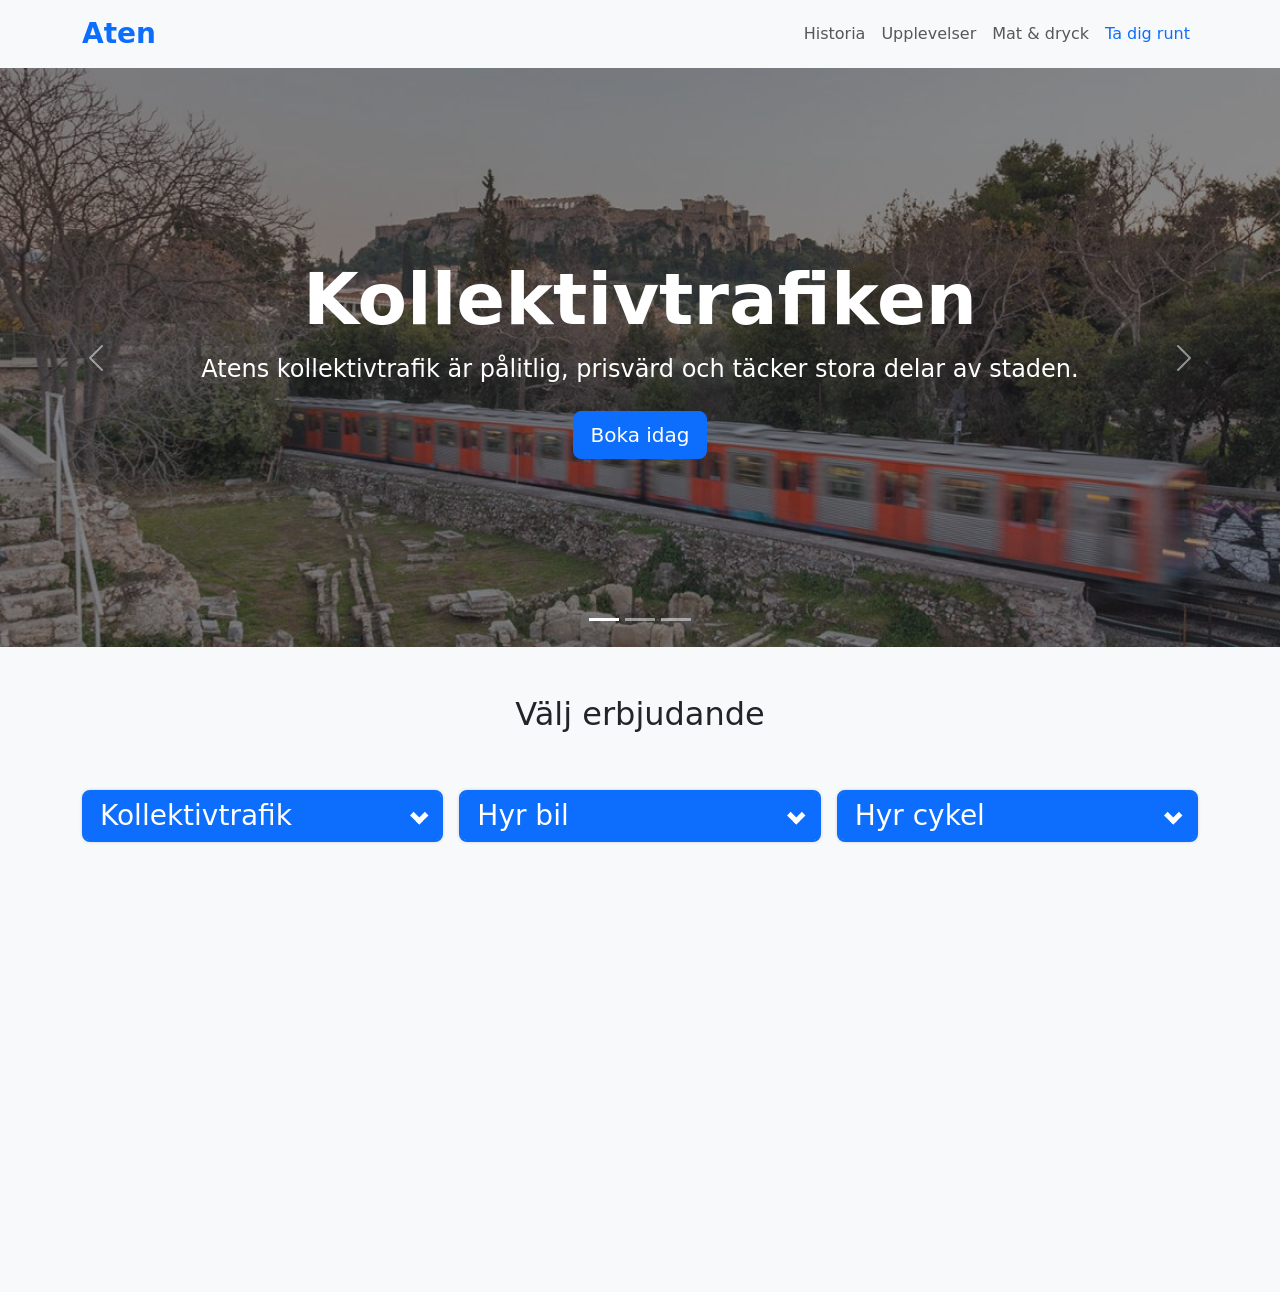
<file: Viktor/viktor.html>
<!DOCTYPE html>
<html lang="en">
<head>
    <meta charset="UTF-8">
    <meta name="viewport" content="width=device-width, initial-scale=1.0">
    <link href="https://cdn.jsdelivr.net/npm/bootstrap@5.3.3/dist/css/bootstrap.min.css" rel="stylesheet">
    <link href="css/travel.css" rel="stylesheet">
    <title>Aten - Ta dig runt</title>
</head>
<body>
    <header>
        <nav class="navbar navbar-expand-sm">
            <div class="container-xl">
                <a class="navbar-brand fs-3 fw-semibold text-primary" href="../index.html">Aten</a>
                <button class="navbar-toggler" type="button" data-bs-toggle="collapse" data-bs-target="#navbarNav" aria-controls="navbarNav" aria-expanded="false" aria-label="Toggle navigation">
                    <span class="navbar-toggler-icon"></span>
                </button>
                <div class="collapse navbar-collapse" id="navbarNav">
                    <div class="navbar-nav ms-auto">
                        <a class="nav-link" href="../Daniel/historia.html">Historia</a>
                        <a class="nav-link" href="../Alexander/index.html">Upplevelser</a>
                        <a class="nav-link" href="#">Mat & dryck</a>
                        <a class="nav-link text-primary" href="#">Ta dig runt</a>
                    </div>
                </div>
            </div>
        </nav>
    </header>

    <main>
        <section>
            <div id="carouselTravel" class="carousel slide" data-bs-ride="carousel">
                <div class="carousel-indicators">
                    <button type="button" data-bs-target="#carouselTravel" data-bs-slide-to="0" class="active" aria-current="true" aria-label="Slide 1"></button>
                    <button type="button" data-bs-target="#carouselTravel" data-bs-slide-to="1" aria-label="Slide 2"></button>
                    <button type="button" data-bs-target="#carouselTravel" data-bs-slide-to="2" aria-label="Slide 3"></button>
                </div>
                <div class="carousel-inner">
                    <div class="carousel-item active" data-bs-interval="10000">
                        <img src="images/MCH-GettingAround-PublicTransport.jpg" style="min-height: 500px; max-height: 700px;" class="d-block w-100 object-fit-cover" alt="...1">
                        <div class="position-absolute top-0 start-0 w-100 h-100 bg-dark bg-opacity-50 d-flex align-items-center text-white">
                            <div class="container text-center">
                                <h1 class="display-2 fw-bold">Kollektivtrafiken</h1>
                                <p class="fs-4 mb-4 px-5">Atens kollektivtrafik är pålitlig, prisvärd och täcker stora delar av staden.</p>
                                <a class="btn btn-primary btn-lg" href="#offerSection">Boka idag</a>
                            </div>
                        </div>
                    </div>
                    <div class="carousel-item" data-bs-interval="10000">
                        <img src="images/TGR-GettingAround-CarRental.jpg" style="min-height: 500px; max-height: 700px;" class="d-block w-100 object-fit-cover" alt="...2">
                        <div class="position-absolute top-0 start-0 w-100 h-100 bg-dark bg-opacity-50 d-flex align-items-center text-white">
                            <div class="container text-center">
                                <h1 class="display-2 fw-bold">Hyr en bil</h1>
                                <p class="fs-4 mb-4 px-5">Utforska Aten och närområdet på dina villkor med en bil.</p>
                                <a class="btn btn-primary btn-lg" href="#offerSection">Boka idag</a>
                            </div>
                        </div>
                    </div>
                    <div class="carousel-item" data-bs-interval="10000">
                        <img src="images/TGR-GettingAround-Cycling.jpg" style="min-height: 500px; max-height: 700px;" class="d-block w-100 object-fit-cover" alt="...3">
                        <div class="position-absolute top-0 start-0 w-100 h-100 bg-dark bg-opacity-50 d-flex align-items-center text-white">
                            <div class="container text-center">
                                <h1 class="display-2 fw-bold">Hyr en cykel</h1>
                                <p class="fs-4 mb-4 px-5">Upplev Aten med friheten av en cykel.</p>
                                <a class="btn btn-primary btn-lg" href="#offerSection">Boka idag</a>
                            </div>
                        </div>
                    </div>
                </div>
                <button class="carousel-control-prev" type="button" data-bs-target="#carouselTravel" data-bs-slide="prev">
                    <span class="carousel-control-prev-icon" aria-hidden="true"></span>
                    <span class="visually-hidden">Previous</span>
                </button>
                <button class="carousel-control-next" type="button" data-bs-target="#carouselTravel" data-bs-slide="next">
                    <span class="carousel-control-next-icon" aria-hidden="true"></span>
                    <span class="visually-hidden">Next</span>
                </button>
            </div>
        </section>

        <section id="offerSection">
            <h2 class="text-center py-5">Välj erbjudande</h2>
            <div class="container offerGrid">
           <!-- <article class="offerItem">
                    <input type="checkbox" name="offerAccordion" class="offerInput" id="offerA">
                    <label for="offerA" class="offerTitle">
                        <h3>Kollektivtrafik</h3>
                    </label>
                    <div class="offerInfo">
                        <p class="offerDesc">The Athens public transport system is affordable, reliable and covers most of the city and suburbs. You can use all means of public transport using the same ticket/card!</p>
                        <p class="offerPrice">Pris: 100 kr/dag</p>
                        <button class="btn btn-primary">Boka ditt dagskort här!</button>
                    </div>
                </article> -->
            </div>

        </section>

        <section class="container" id="formSection">
            
            <h3 class="formTitle text-center"></h3>

            <form class="formGrid mx-auto" novalidate>

                <div class="formItem" id="fname">
                    <label for="firstName">Förnamn</label>
                    <input type="text" id="firstName" required>
                    <p class="invalidText"></p>
                </div>

                <div class="formItem" id="lname">
                    <label for="lastName">Efternamn</label>
                    <input type="text" id="lastName" required>
                    <p class="invalidText"></p>
                </div>

                <div class="formItem" id="mail">
                    <label for="email">E-post</label>
                    <input type="email" id="email" required>
                    <p class="invalidText"></p>
                </div>

                <div class="formItem" id="days">
                    <label for="numberOfDays">Antal dagar (1-5)</label>
                    <input type="text" id="numberOfDays" required>
                    <p class="invalidText"></p>     
                </div>

                <div class="formItem" id="price">
                    <p>Totalt pris:</p>
                    <div id="formPrice">- kr</div>
                </div>

                <div class="formBtns">
                    <button type="submit" class="btn btn-primary">Skicka bokningsförfrågan</button>
                    <button type="button" class="btn btn-secondary" id="resetBtn">Börja om</button>
                </div>
            </form>

            <article class="bookingCard mx-auto">
                <p class="bookingText1">Bokning av bil</p>
                <p class="bookingText2">För: Anders Andersson</p>
                <p class="bookingText3">Antal dagar: 5</p>
                <p class="bookingText4">Totalt pris: 1000 kr</p>
                <span class="bookingText5">kvitto: </span>
            </article>
        </section>
    </main>

    <footer>
        
    </footer>


    <script src="js/travel.js"></script>
    <script src="https://cdn.jsdelivr.net/npm/bootstrap@5.3.3/dist/js/bootstrap.bundle.min.js"></script>
</body>
</html>
</file>
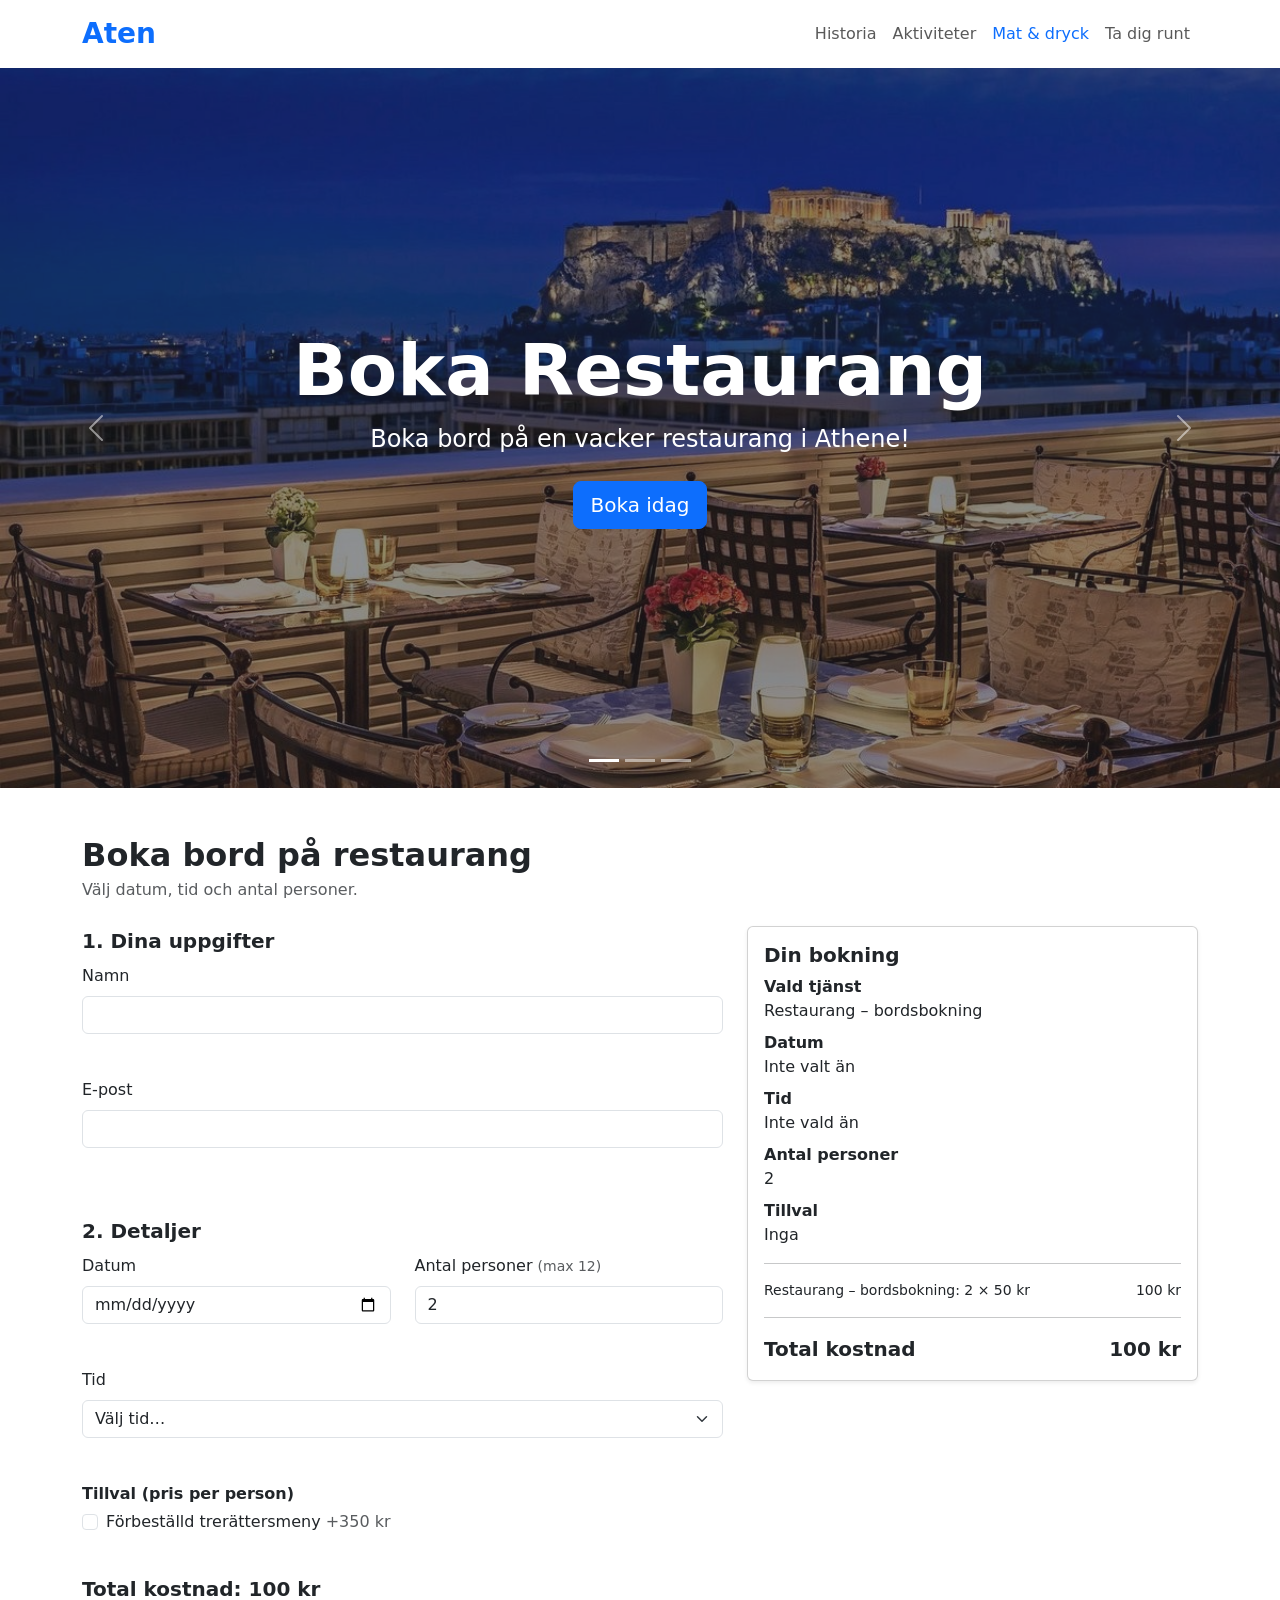
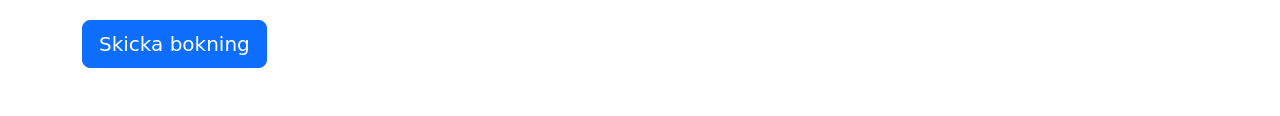
<file: William/fare.html>
<!DOCTYPE html>
<html lang="sv">
<head>
    <meta charset="UTF-8">
    <meta name="viewport" content="width=device-width, initial-scale=1.0">
    <link href="https://cdn.jsdelivr.net/npm/bootstrap@5.3.3/dist/css/bootstrap.min.css" rel="stylesheet">
 
    <title>Aten – Mat & dryck</title>
</head>
<body>
    <header>
        <nav class="navbar navbar-expand-sm">
            <div class="container-xl">
                <a class="navbar-brand fs-3 fw-semibold text-primary" href="#">Aten</a>
                <button class="navbar-toggler" type="button" data-bs-toggle="collapse" data-bs-target="#navbarNav" aria-controls="navbarNav" aria-expanded="false" aria-label="Toggle navigation">
                    <span class="navbar-toggler-icon"></span>
                </button>
                <div class="collapse navbar-collapse" id="navbarNav">
                    <div class="navbar-nav ms-auto">
                        <a class="nav-link" href="/Daniel/historia.html">Historia</a>
                        <a class="nav-link" href="/Alexander/alex.html">Aktiviteter</a>
                        <a class="nav-link text-primary" href="#">Mat & dryck</a>
                        <a class="nav-link" href="/Viktor/viktor.html">Ta dig runt</a>
                    </div>
                </div>
            </div>
        </nav>
    </header>
 
    <main>
        <section>
            <div id="carouselExample" class="carousel slide">
                <div class="carousel-indicators">
                    <button type="button" data-bs-target="#carouselExample" data-bs-slide-to="0" class="active" aria-current="true" aria-label="Slide 1"></button>
                    <button type="button" data-bs-target="#carouselExample" data-bs-slide-to="1" aria-label="Slide 2"></button>
                    <button type="button" data-bs-target="#carouselExample" data-bs-slide-to="2" aria-label="Slide 3"></button>
                </div>
                <div class="carousel-inner">
                    <div class="carousel-item active" data-bs-interval="0" data-service="restaurang">
                        <img src="images/resturang.jpg" style="min-height: 500px; max-height: 900px;" class="d-block w-100 object-fit-cover" alt="...2">
                        <div class="position-absolute top-0 start-0 w-100 h-100 bg-dark bg-opacity-50 d-flex align-items-center text-white">
                            <div class="container text-center">
                                <h1 class="display-2 fw-bold">Boka Restaurang</h1>
                                <p class="fs-4 mb-4 px-5">Boka bord på en vacker restaurang i Athene!</p>
                                <a class="btn btn-primary btn-lg" href="#offerSection">Boka idag</a>
                            </div>
                        </div>
                    </div>
                    <div class="carousel-item" data-bs-interval="0" data-service="cafe">
                        <img src="images/café.jpg" style="min-height: 500px; max-height: 900px;" class="d-block w-100 object-fit-cover" alt="...2">
                        <div class="position-absolute top-0 start-0 w-100 h-100 bg-dark bg-opacity-50 d-flex align-items-center text-white">
                            <div class="container text-center">
                                <h1 class="display-2 fw-bold">Boka Rundtur För Lokala Caféer</h1>
                                <p class="fs-4 mb-4 px-5">Upptäck de bästa caféerna i Athene med vår rundtur!</p>
                                <a class="btn btn-primary btn-lg" href="#offerSection">Boka idag</a>
                            </div>
                        </div>
                    </div>
                    <div class="carousel-item" data-bs-interval="0" data-service="nattklubb">
                        <img src="images/club.jpg" style="min-height: 500px; max-height: 900px;" class="d-block w-100 object-fit-cover" alt="...2">
                        <div class="position-absolute top-0 start-0 w-100 h-100 bg-dark bg-opacity-50 d-flex align-items-center text-white">
                            <div class="container text-center">
                                <h1 class="display-2 fw-bold">Nattklubbar</h1>
                                <p class="fs-4 mb-4 px-5">Upptäck de bästa nattklubbarna i Athene!</p>
                                <a class="btn btn-primary btn-lg" href="#offerSection">Boka idag</a>
                            </div>
                        </div>
                    </div>
                </div>
                <button class="carousel-control-prev" type="button" data-bs-target="#carouselExample" data-bs-slide="prev">
                    <span class="carousel-control-prev-icon" aria-hidden="true"></span>
                    <span class="visually-hidden">Previous</span>
                </button>
                <button class="carousel-control-next" type="button" data-bs-target="#carouselExample" data-bs-slide="next">
                    <span class="carousel-control-next-icon" aria-hidden="true"></span>
                    <span class="visually-hidden">Next</span>
                </button>
            </div>
        </section>
 

        <section id="offerSection" class="container-xl py-5">
            
            <div class="alert alert-danger" id="jsWarning" role="alert">
            </div>
 
        <div class="booking-panel" data-service="restaurang">
            <h2 class="fw-bold mb-1">Boka bord på restaurang</h2>
            <p class="text-muted mb-4">Välj datum, tid och antal personer.</p>
 
            <div class="row g-4">
                <div class="col-lg-7">
                    <form novalidate>
                        <fieldset class="mb-4">
                            <legend class="fs-5 fw-semibold">1. Dina uppgifter</legend>
                            <div class="mb-3">
                                <label for="restaurang-name" class="form-label">Namn</label>
                                <input type="text" class="form-control" id="restaurang-name" name="name" aria-describedby="restaurang-name-error">
                                <div class="text-danger small mt-1" style="min-height: 1.5rem" data-error-for="name" id="restaurang-name-error" role="alert"></div>
                            </div>
                            <div class="mb-3">
                                <label for="restaurang-email" class="form-label">E-post</label>
                                <input type="email" class="form-control" id="restaurang-email" name="email" aria-describedby="restaurang-email-error">
                                <div class="text-danger small mt-1" style="min-height: 1.5rem" data-error-for="email" id="restaurang-email-error" role="alert"></div>
                            </div>
                        </fieldset>
 
                        <fieldset class="mb-4">
                            <legend class="fs-5 fw-semibold">2. Detaljer</legend>
                            <div class="row">
                                <div class="col-sm-6">
                            <div class="mb-3">
                                <label for="restaurang-date" class="form-label">Datum</label>
                                <input type="date" class="form-control" id="restaurang-date" name="date" aria-describedby="restaurang-date-error">
                                <div class="text-danger small mt-1" style="min-height: 1.5rem" data-error-for="date" id="restaurang-date-error" role="alert"></div>
                            </div>
                                </div>
                                <div class="col-sm-6">
                            <div class="mb-3">
                                <label for="restaurang-guests" class="form-label">Antal personer <span class="text-muted small" data-max-hint></span></label>
                                <input type="number" class="form-control" id="restaurang-guests" name="guests" aria-describedby="restaurang-guests-error" value="2">
                                <div class="text-danger small mt-1" style="min-height: 1.5rem" data-error-for="guests" id="restaurang-guests-error" role="alert"></div>
                            </div>
                                </div>
                            </div>
                            <div class="mb-3">
                                <label for="restaurang-time" class="form-label">Tid</label>
                                <select class="form-select" id="restaurang-time" name="time" aria-describedby="restaurang-time-error">
                                    <option value="">Välj tid…</option>
                                    <option value="18:00">18:00</option>
                                    <option value="19:00">19:00</option>
                                    <option value="20:00">20:00</option>
                                    <option value="21:00">21:00</option>
                                </select>
                                <div class="text-danger small mt-1" style="min-height: 1.5rem" data-error-for="time" id="restaurang-time-error" role="alert"></div>
                            </div>
 
                            <div class="mb-3">
                                <div class="fw-semibold mb-1">Tillval (pris per person)</div>
                                <div class="form-check">
                                    <input class="form-check-input" type="checkbox" name="extra" id="restaurang-extra-meny" value="meny">
                                    <label class="form-check-label" for="restaurang-extra-meny">Förbeställd trerättersmeny <span class="text-muted" data-extra-price="meny"></span></label>
                                </div>
                            </div>
                        </fieldset>
 
                        <div class="fs-5 fw-bold mb-3" data-price-bar aria-live="polite"></div>
                        <button type="submit" class="btn btn-primary btn-lg">Skicka bokning</button>
                    </form>
                </div>
 
                <div class="col-lg-5">
                    <div class="card shadow-sm" style="position: sticky; top: 1rem;">
                        <div class="card-body" data-summary aria-live="polite"><!-- fylls av JavaScript --></div>
                    </div>
                </div>
            </div>
        </div>
 
        <div class="booking-panel d-none" data-service="cafe">
            <h2 class="fw-bold mb-1">Boka rundtur för lokala caféer</h2>
            <p class="text-muted mb-4">Upptäck de bästa caféerna med en guidad rundtur.</p>
 
            <div class="row g-4">
                <div class="col-lg-7">
                    <form novalidate>
                        <fieldset class="mb-4">
                            <legend class="fs-5 fw-semibold">1. Dina uppgifter</legend>
                            <div class="mb-3">
                                <label for="cafe-name" class="form-label">Namn</label>
                                <input type="text" class="form-control" id="cafe-name" name="name" aria-describedby="cafe-name-error">
                                <div class="text-danger small mt-1" style="min-height: 1.5rem" data-error-for="name" id="cafe-name-error" role="alert"></div>
                            </div>
                            <div class="mb-3">
                                <label for="cafe-email" class="form-label">E-post</label>
                                <input type="email" class="form-control" id="cafe-email" name="email" aria-describedby="cafe-email-error">
                                <div class="text-danger small mt-1" style="min-height: 1.5rem" data-error-for="email" id="cafe-email-error" role="alert"></div>
                            </div>
                        </fieldset>
 
                        <fieldset class="mb-4">
                            <legend class="fs-5 fw-semibold">2. Detaljer</legend>
                            <div class="row">
                                <div class="col-sm-6">
                            <div class="mb-3">
                                <label for="cafe-date" class="form-label">Datum</label>
                                <input type="date" class="form-control" id="cafe-date" name="date" aria-describedby="cafe-date-error">
                                <div class="text-danger small mt-1" style="min-height: 1.5rem" data-error-for="date" id="cafe-date-error" role="alert"></div>
                            </div>
                                </div>
                                <div class="col-sm-6">
                            <div class="mb-3">
                                <label for="cafe-guests" class="form-label">Antal personer <span class="text-muted small" data-max-hint></span></label>
                                <input type="number" class="form-control" id="cafe-guests" name="guests" aria-describedby="cafe-guests-error" value="2">
                                <div class="text-danger small mt-1" style="min-height: 1.5rem" data-error-for="guests" id="cafe-guests-error" role="alert"></div>
                            </div>
                                </div>
                            </div>
 
                            <div class="mb-3">
                                <div class="fw-semibold mb-1">Tillval (pris per person)</div>
                                <div class="form-check">
                                    <input class="form-check-input" type="checkbox" name="extra" id="cafe-extra-provsmakning" value="provsmakning">
                                    <label class="form-check-label" for="cafe-extra-provsmakning">Provsmakning av grekisk kaffe &amp; bakverk <span class="text-muted" data-extra-price="provsmakning"></span></label>
                                </div>
                            </div>
                        </fieldset>
 
                        <div class="fs-5 fw-bold mb-3" data-price-bar aria-live="polite"></div>
                        <button type="submit" class="btn btn-primary btn-lg">Skicka bokning</button>
                    </form>
                </div>
 
                <div class="col-lg-5">
                    <div class="card shadow-sm" style="position: sticky; top: 1rem;">
                        <div class="card-body" data-summary aria-live="polite"><!-- fylls av JavaScript --></div>
                    </div>
                </div>
            </div>
        </div>
 
        <div class="booking-panel d-none" data-service="nattklubb">
            <h2 class="fw-bold mb-1">Köp entré till nattklubb</h2>
            <p class="text-muted mb-4">Köp entré i förväg och slipp kön.</p>
 
            <div class="row g-4">
                <div class="col-lg-7">
                    <form novalidate>
                        <fieldset class="mb-4">
                            <legend class="fs-5 fw-semibold">1. Dina uppgifter</legend>
                            <div class="mb-3">
                                <label for="nattklubb-name" class="form-label">Namn</label>
                                <input type="text" class="form-control" id="nattklubb-name" name="name" aria-describedby="nattklubb-name-error">
                                <div class="text-danger small mt-1" style="min-height: 1.5rem" data-error-for="name" id="nattklubb-name-error" role="alert"></div>
                            </div>
                            <div class="mb-3">
                                <label for="nattklubb-email" class="form-label">E-post</label>
                                <input type="email" class="form-control" id="nattklubb-email" name="email" aria-describedby="nattklubb-email-error">
                                <div class="text-danger small mt-1" style="min-height: 1.5rem" data-error-for="email" id="nattklubb-email-error" role="alert"></div>
                            </div>
                        </fieldset>
 
                        <fieldset class="mb-4">
                            <legend class="fs-5 fw-semibold">2. Detaljer</legend>
                            <div class="row">
                                <div class="col-sm-6">
                            <div class="mb-3">
                                <label for="nattklubb-date" class="form-label">Datum</label>
                                <input type="date" class="form-control" id="nattklubb-date" name="date" aria-describedby="nattklubb-date-error">
                                <div class="text-danger small mt-1" style="min-height: 1.5rem" data-error-for="date" id="nattklubb-date-error" role="alert"></div>
                            </div>
                                </div>
                                <div class="col-sm-6">
                            <div class="mb-3">
                                <label for="nattklubb-guests" class="form-label">Antal personer <span class="text-muted small" data-max-hint></span></label>
                                <input type="number" class="form-control" id="nattklubb-guests" name="guests" aria-describedby="nattklubb-guests-error" value="2">
                                <div class="text-danger small mt-1" style="min-height: 1.5rem" data-error-for="guests" id="nattklubb-guests-error" role="alert"></div>
                            </div>
                                </div>
                            </div>
                            <div class="mb-3">
                                <div class="form-check">
                                    <input class="form-check-input" type="checkbox" id="nattklubb-age" name="age" aria-describedby="nattklubb-age-error">
                                    <label class="form-check-label" for="nattklubb-age">Jag intygar att alla i sällskapet är 18 år eller äldre</label>
                                </div>
                                <div class="text-danger small mt-1" style="min-height: 1.5rem" data-error-for="age" id="nattklubb-age-error" role="alert"></div>
                            </div>
 
                            <div class="mb-3">
                                <div class="fw-semibold mb-1">Tillval (pris per person)</div>
                                <div class="form-check">
                                    <input class="form-check-input" type="checkbox" name="extra" id="nattklubb-extra-vip" value="vip">
                                    <label class="form-check-label" for="nattklubb-extra-vip">VIP-område &amp; garderob <span class="text-muted" data-extra-price="vip"></span></label>
                                </div>
                            </div>
                        </fieldset>
 
                        <div class="fs-5 fw-bold mb-3" data-price-bar aria-live="polite"></div>
                        <button type="submit" class="btn btn-primary btn-lg">Skicka bokning</button>
                    </form>
                </div>
 
                <div class="col-lg-5">
                    <div class="card shadow-sm" style="position: sticky; top: 1rem;">
                        <div class="card-body" data-summary aria-live="polite"><!-- fylls av JavaScript --></div>
                    </div>
                </div>
            </div>
        </div>
        </section>
    </main>
 
    <script src="https://cdn.jsdelivr.net/npm/bootstrap@5.3.3/dist/js/bootstrap.bundle.min.js"></script>
 
    <script src="fare.js"></script>
</body>
</html>
</file>
<file: Viktor/css/travel.css>
:root {
    --primary-clr: #0d6efd;
    --primary-clr-hover: #0a58ca;
    --bkg-clr: #f8f9fa;
    --bkg-clr2: white;
    --error-clr: #dc3545;
}

body {
    background-color: var(--bkg-clr);
}

.offerGrid {
    display: grid;
    @media (width >= 768px) {
        grid-template-columns: 1fr 1fr 1fr;
    }
    align-items: start;
    gap: 1rem;
}

.offerItem {
    --offer-clr: var(--primary-clr);
    border: 2px solid var(--offer-clr);
    border-radius: .5rem;
    display: grid;
    padding: 0;
    box-shadow: 0 0 5px -3px;
    align-content: center;
    background-color: var(--bkg-clr2);
    transition: --offer-clr, .2s ease-in-out;
    .active ~ .offerTitle{
        cursor: pointer;
    }

    .offerTitle {
        display: grid;
        grid-template-columns: 1fr auto;
        background-color: var(--offer-clr);
        transition: --offer-clr, .2s ease-in-out;
        padding: 0 1rem;
        height: 3rem;
        align-items: center;
        border-radius: .3rem;
        h3 {
            padding: 0;
            margin: 0;
            color: white;
        }
        &::after {
            content: "";
            height: .8rem;
            aspect-ratio: 1;
            border-top: 5px solid white;
            border-right: 5px solid white;
            transform: rotate(135deg);
        }
    }

    .offerInfo {
        display: none;
        gap: .5rem;
        padding: .5rem;
        align-items: center; 

        p {
            padding: 0;
            margin: 0;
        }   

        .offerPrice {
            font-weight: 500;
            font-size: 1.125rem;
            @media (width < 370px) {
                font-size: 1.06125rem;
            }
        }

        .offerDesc {
            text-wrap: balanced;
        }

        @media (width < 768px), (width >= 1200px) {
            grid-template-columns: 1fr auto;
            grid-template-rows: 1fr auto;
            .offerDesc {
                grid-row: 1;
                grid-column: 1/3;
            }
            .offerPrice {
                grid-row: 2;
                grid-column: 1/2;
            }
            .btn {
                grid-row: 2;
                grid-column: 2/3;
            }
        }
    }

    .offerInput {
        display: none;
        &:checked {
            & ~.offerTitle {
                border-radius: .3rem .3rem 0 0;
            }
            & ~.offerTitle::after {
                transform: rotate(-45deg);
            }
            & ~.offerInfo {
                display: grid;
            }
        }
    }
}

.offerItem:has(.offerInput:checked) {
    box-shadow: 0 0 10px -4px;
}

.offerItem:has(.offerTitle:hover):has(.offerInput:enabled) {
    --offer-clr: var(--primary-clr-hover);
}

.offerItem:has(.offerInput:disabled) {
    --offer-clr: var(#1354b3);
    .offerTitle {
        h3 {color: #b1b3b4;}
        &::after {border-color: #b1b3b4;}
    }
}

#formSection {
    p, h3 {
        padding: 0;
        margin: 0;
    }

    .formTitle {
        display: none;
        margin: 3rem 0 2rem;
        &.active {
            display: block;
        }
    }

    .formGrid {
        display: none;
        &.active {
            display: grid;
        }
        gap: 1rem;
        grid-template-columns: repeat(2, 1fr);
        grid-template-areas: 
        "fname fname"
        "lname lname"
        "mail mail"
        "days price"
        "btns btns";

        @media (width >= 768px) {
            grid-template-columns: repeat(4, 1fr);
            grid-template-areas: 
            "fname fname lname lname"
            "mail mail days price"
            "btns btns . .";
        }

        @media (width >= 992px) {
            max-width: 960px;
        }
    
        .formItem {
            display: grid;
            position: relative;
            font-size: 1.25rem;
            gap: .125rem;
            input {
                height: 2.25rem;
                min-width: 5rem;
                border: 1px solid grey;
                border-radius: .25rem;
                padding: 0 .5rem;
                &:focus {
                    outline: 1px solid grey;

                }
            }

            #formPrice {
                background-color: lightgrey;
                display: grid;
                place-items: center;
                height: calc(2.25rem);
                border-radius: .25rem;
                border: 1px gray solid;
                font-size: 1.5rem;
                font-weight: 700;
                margin: 0;
            } 
            
            .invalidText{
            display: none;
            position: absolute;
            bottom: -18px;
            left: 6px;
            font-size: .8rem;
            color: var(--error-clr);
            }

            &.error {
                input {
                    border: 1px solid var(--error-clr);
                    border-radius: .25em;
                    outline: 1px solid var(--error-clr);
                    &:focus {
                        outline: 2px solid var(--error-clr);
                    }
                }
                .invalidText {
                    display: block;
                }
            }
        




        }

        #fname{grid-area:fname}
        #lname{grid-area:lname}
        #mail{grid-area:mail}
        #days{grid-area:days}
        #price{grid-area:price}
        

        .formBtns {
            grid-area:btns;
            margin-top: 1.5rem;
        }

        

    }




}

.bookingCard {
    display: none;
    background-color: var(--bkg-clr2);
    padding: 1rem;
    border: 4px solid var(--primary-clr);
    border-radius: 1rem;
    width: fit-content;
    font-size: 1.25rem;
    box-shadow: 0 0 10px -4px;
    &.active{display: grid;}
    
    .bookingText1 {font-size: 1.5rem; font-weight: 600; text-align: center;}
    .bookingText2 {border-top: 2px solid var(--primary-clr);}
    .bookingText4 {border-bottom: 2px solid var(--primary-clr);}
    .bookingText5 {font-size: .75rem; font-weight: 300; text-align: center;}
}

footer {
    height: 50vh;
}
</file>
